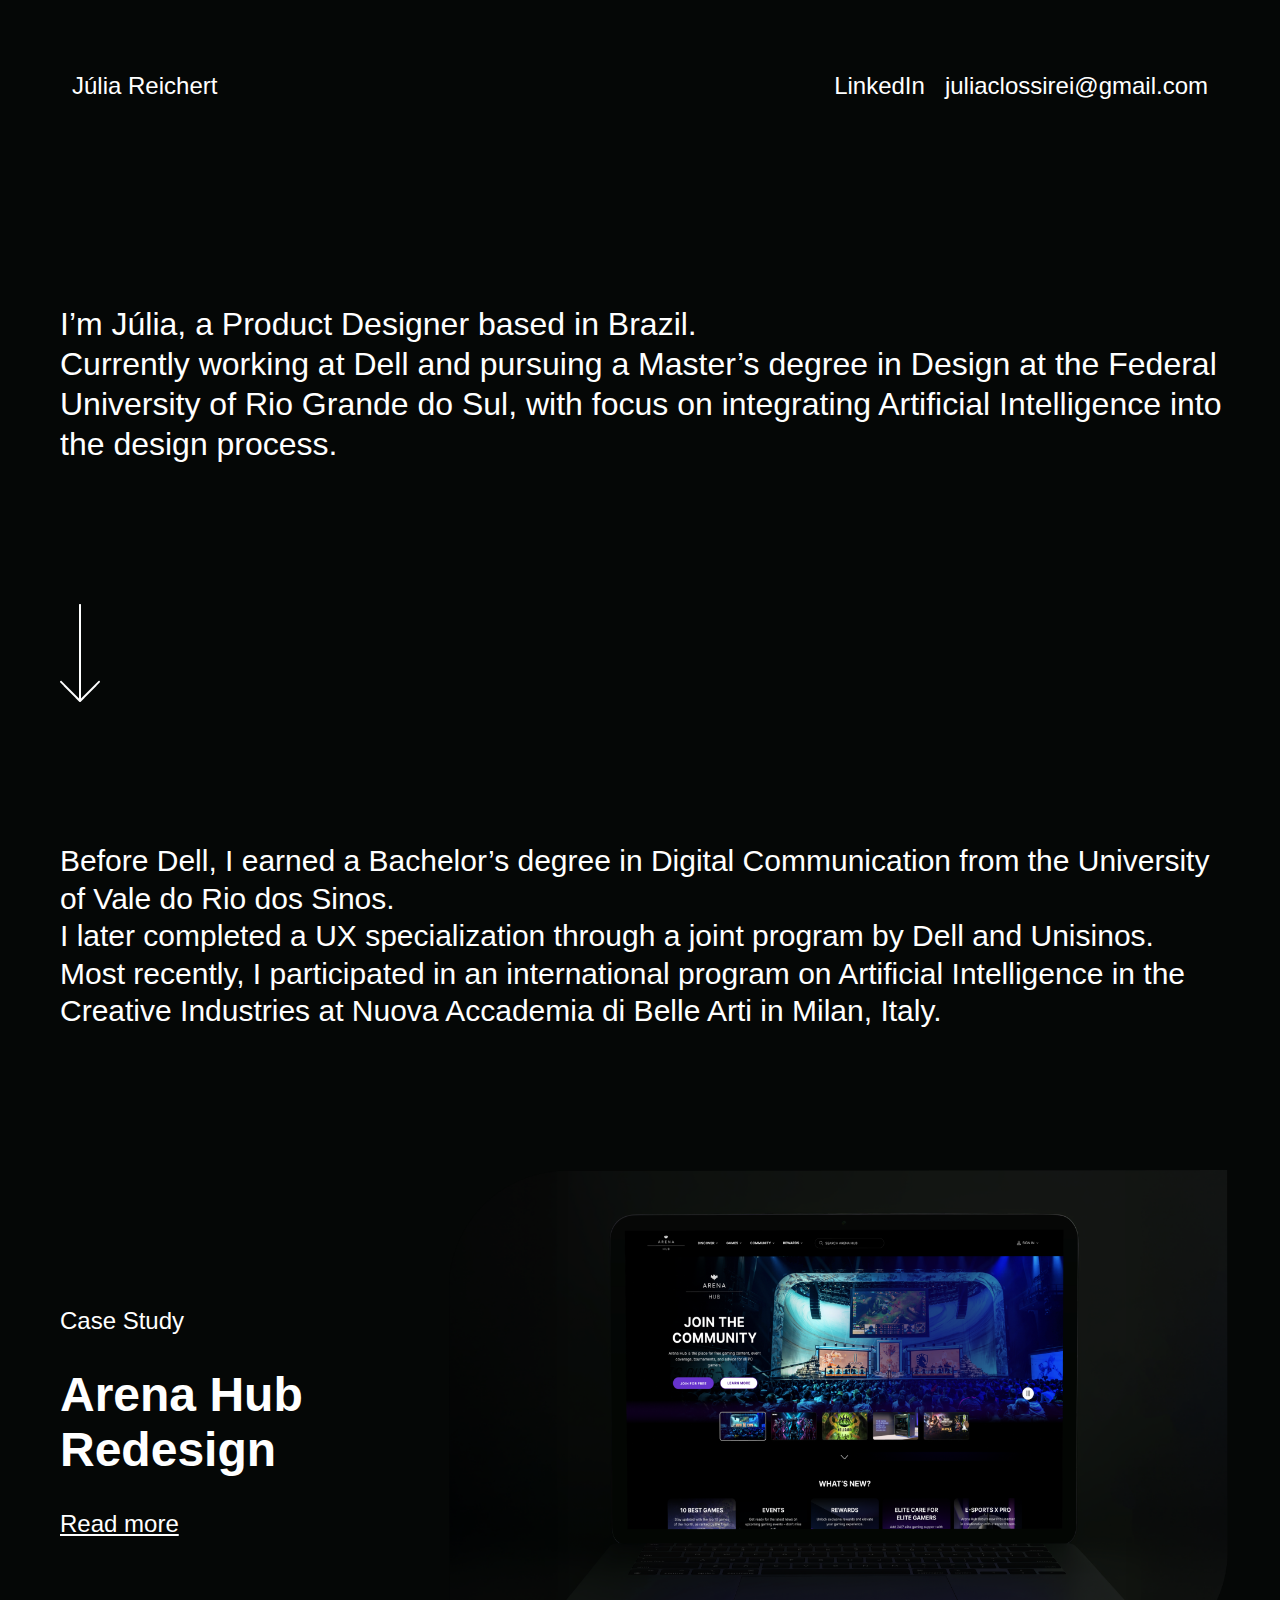
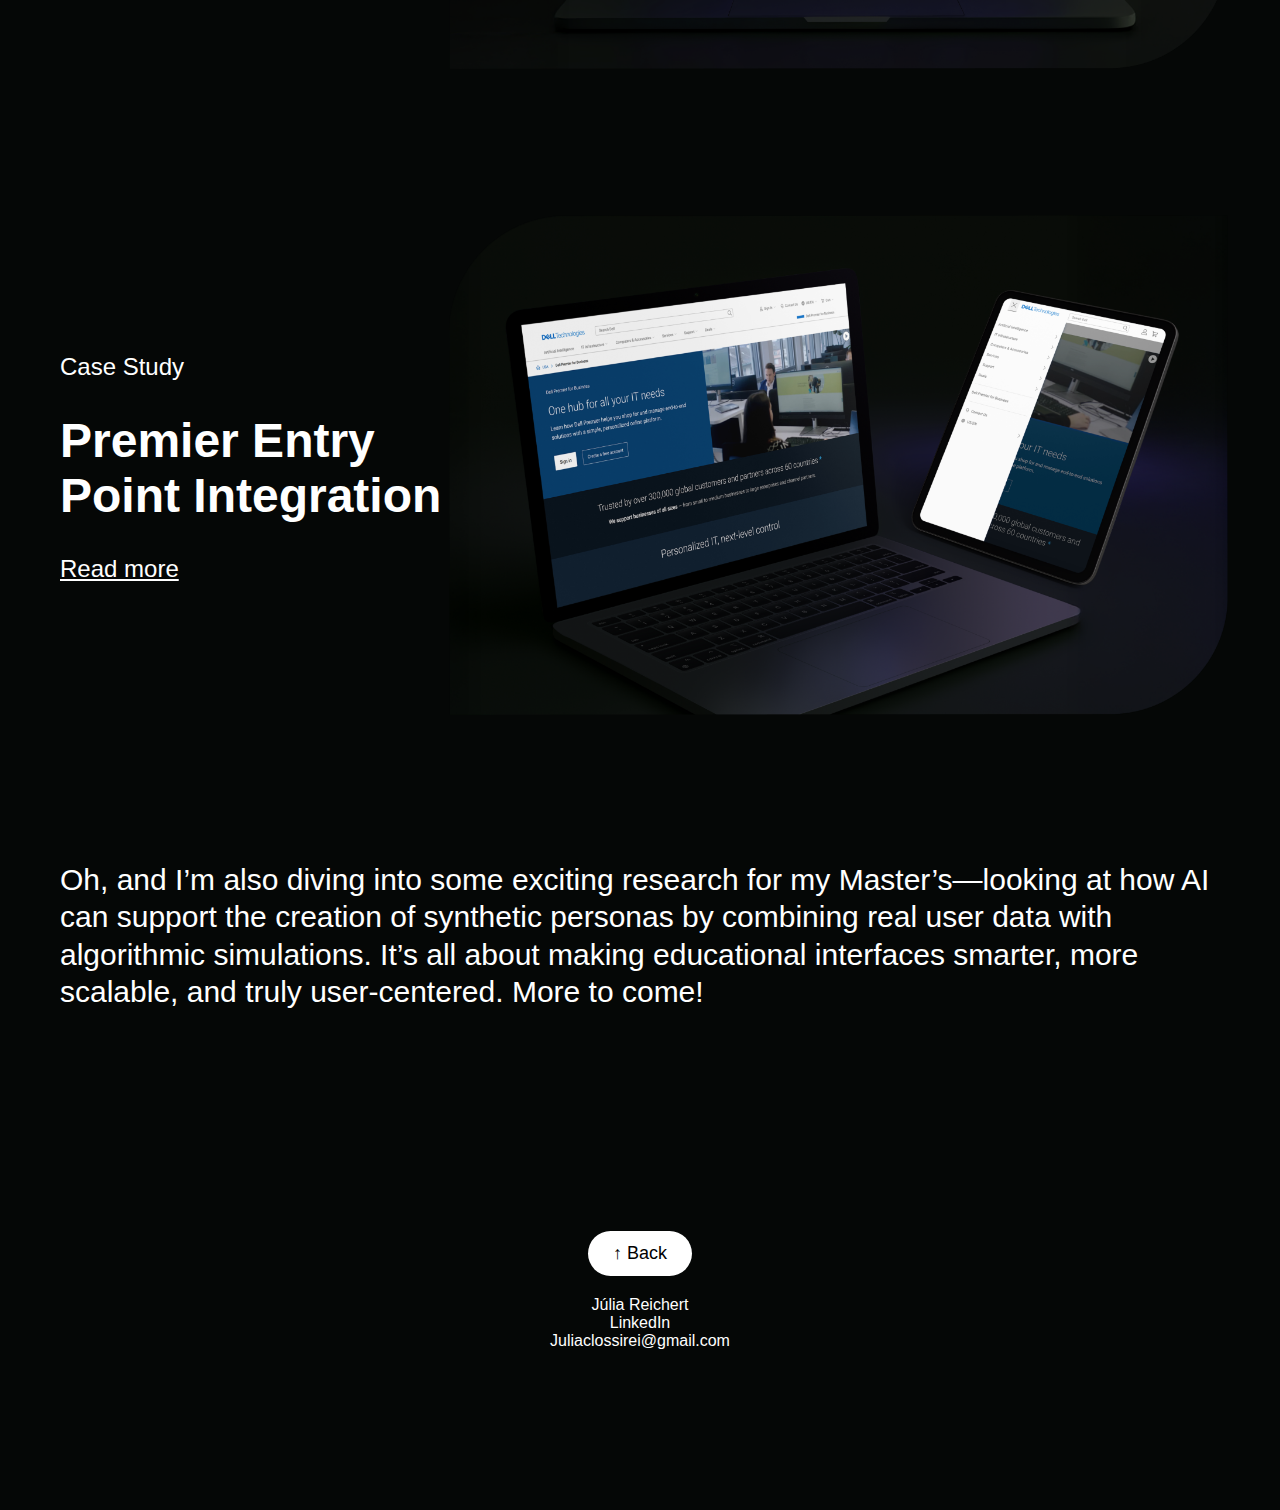
<file: index.html>
<!DOCTYPE html>
<html lang="pt-BR">

<head>
    <meta charset="UTF-8">
    <meta name="viewport" content="width=device-width, initial-scale=1.0">
    <title>Júlia Reichert Portfólio</title>
    <link rel="stylesheet" href="stylesupdate.css">
    <meta name="viewport" content="width=device-width, initial-scale=1.0">
</head>

<body>

    <header>
        <a id="title" href="index.html">Júlia Reichert</a>
        <div>
            <a href="https://www.linkedin.com/in/juliaclossireichert/">LinkedIn</a>
            <a href="mailto:juliaclossirei@gmail.com">juliaclossirei@gmail.com</a>
        </div>
    </header>
    <main id="indexmain">
        <div class="introblock">
            <div class="aboutme">
                <p>I’m Júlia, a Product Designer based in Brazil.</p>
                <p>Currently working at Dell and pursuing a Master’s degree in Design at the Federal University of Rio
                    Grande do Sul, with focus on integrating Artificial Intelligence into the design process.</p>
            </div>
        </div>
        <div class="icon">
            <img src="Vector.png" alt="arrowicon">
        </div>
        <div class="introblock">
            <div class="aboutmereduced">
                <p></p>Before Dell, I earned a Bachelor’s degree in Digital Communication from the University of Vale do
                Rio dos Sinos.</p>
                I later completed a UX specialization through a joint program by Dell and Unisinos.
                <p>Most recently, I participated in an international program on Artificial Intelligence in the Creative
                    Industries at Nuova Accademia di Belle Arti in Milan, Italy.</p>
            </div>
        </div>
        <div class="project">
            <div class="projecttext">
                Case Study
                <h1>
                    Arena Hub Redesign
                </h1>
                <a href="hubredesign.html">Read more</a>
            </div>
            <div class="projectimage">
                <a href="hubredesign.html"> <img src="Arena case photo.png" alt="project"></a>
               
            </div>
        </div>
        <div class="project">
            <div class="projecttext">
                Case Study
                <h1>
                    Premier Entry Point Integration
                </h1>
                <a href="entrypoint.html">Read more</a>
            </div>
            <div class="projectimage">
                <a href="entrypoint.html"><img src="Premier case photo.png" alt="project"></a>
                
            </div>
        </div>
        <div class="introblock">
            <div class="aboutmereduced">
                Oh, and I’m also diving into some exciting research for my Master’s—looking at how AI can support the
                creation of synthetic personas by combining real user data with algorithmic simulations. It’s all about
                making educational interfaces smarter, more scalable, and truly user-centered. More to come!
            </div>
        </div>

    </main>

    <footer>
        <div class="footercontent">
<p>
    <a href="index.html">
        <button class="scroll-to-top">
            &#8593; Back
        </button>
    </a>

</p>      
            Júlia Reichert

             <a href="https://www.linkedin.com/in/juliaclossireichert/">LinkedIn</a>
          <a href="mailto:juliaclossirei@gmail.com">Juliaclossirei@gmail.com</a>

        </div>


    </footer>
</body>
</body>

</html>
</file>
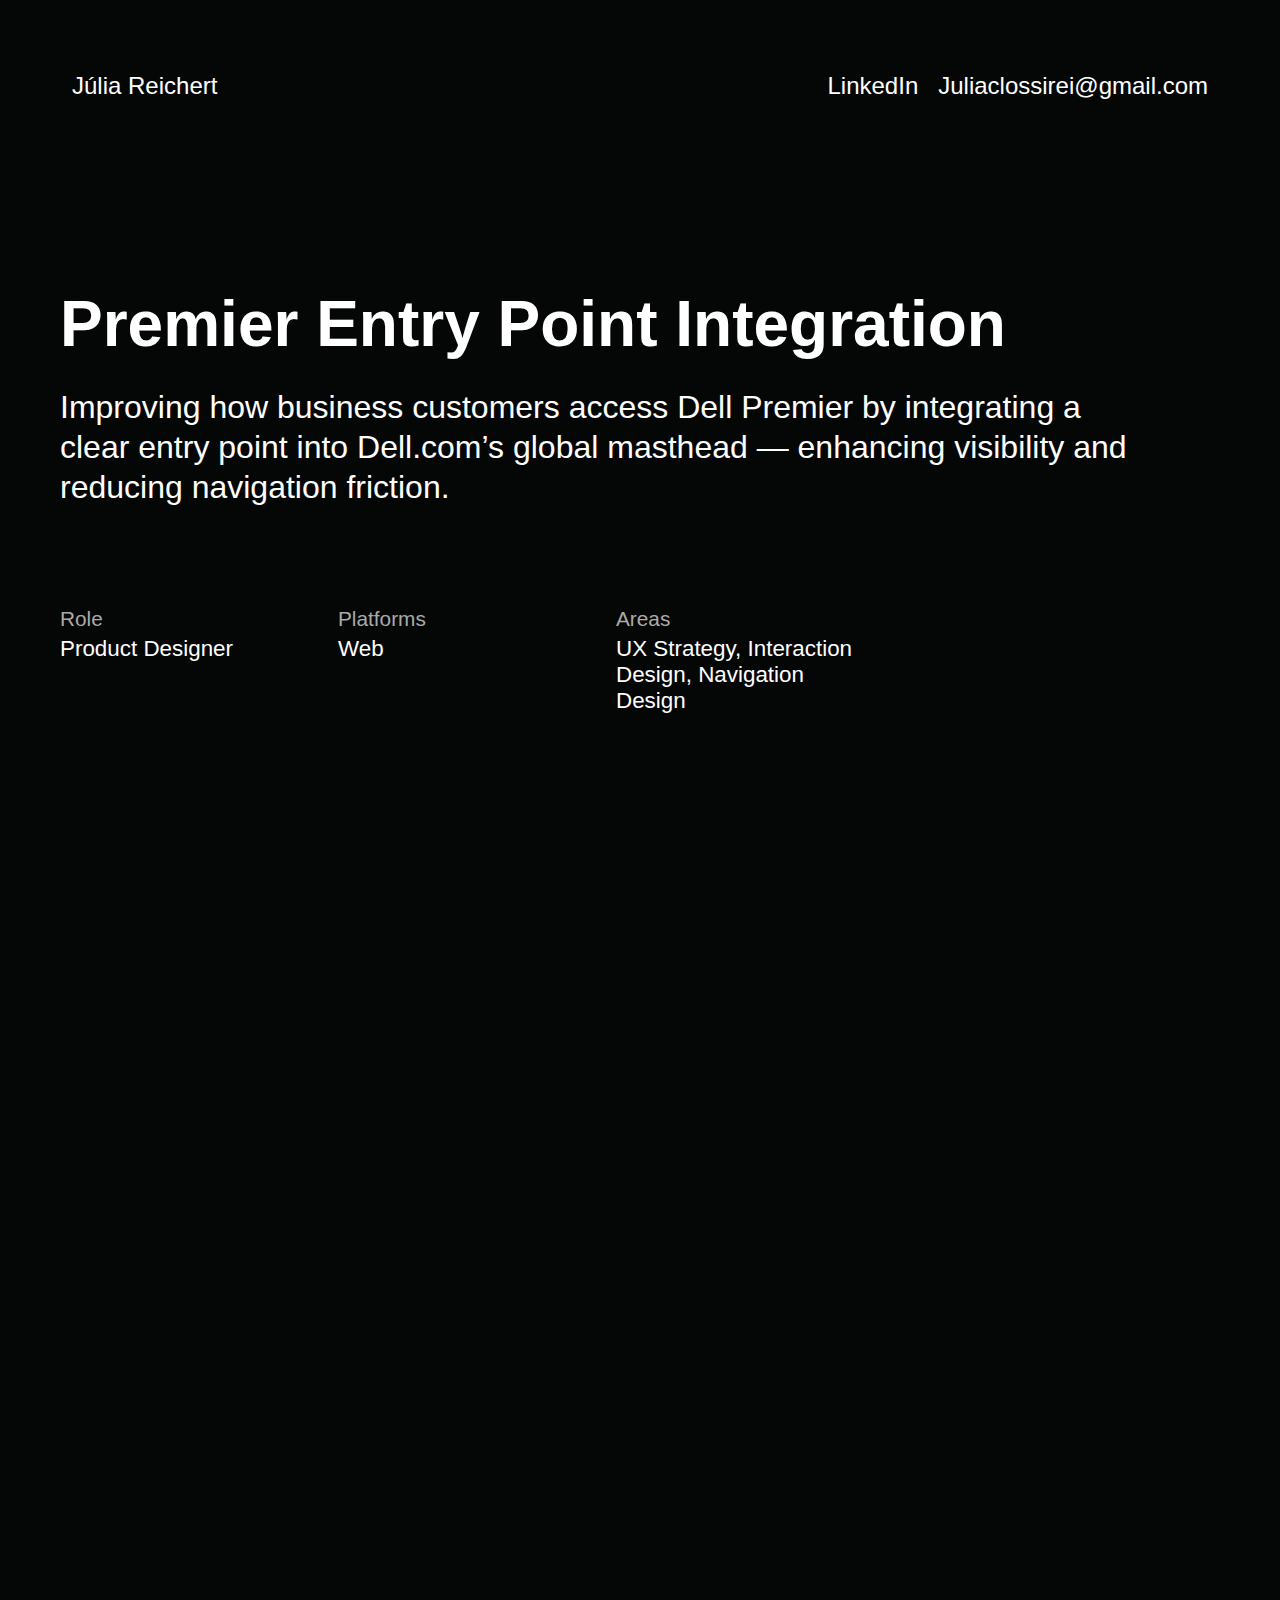
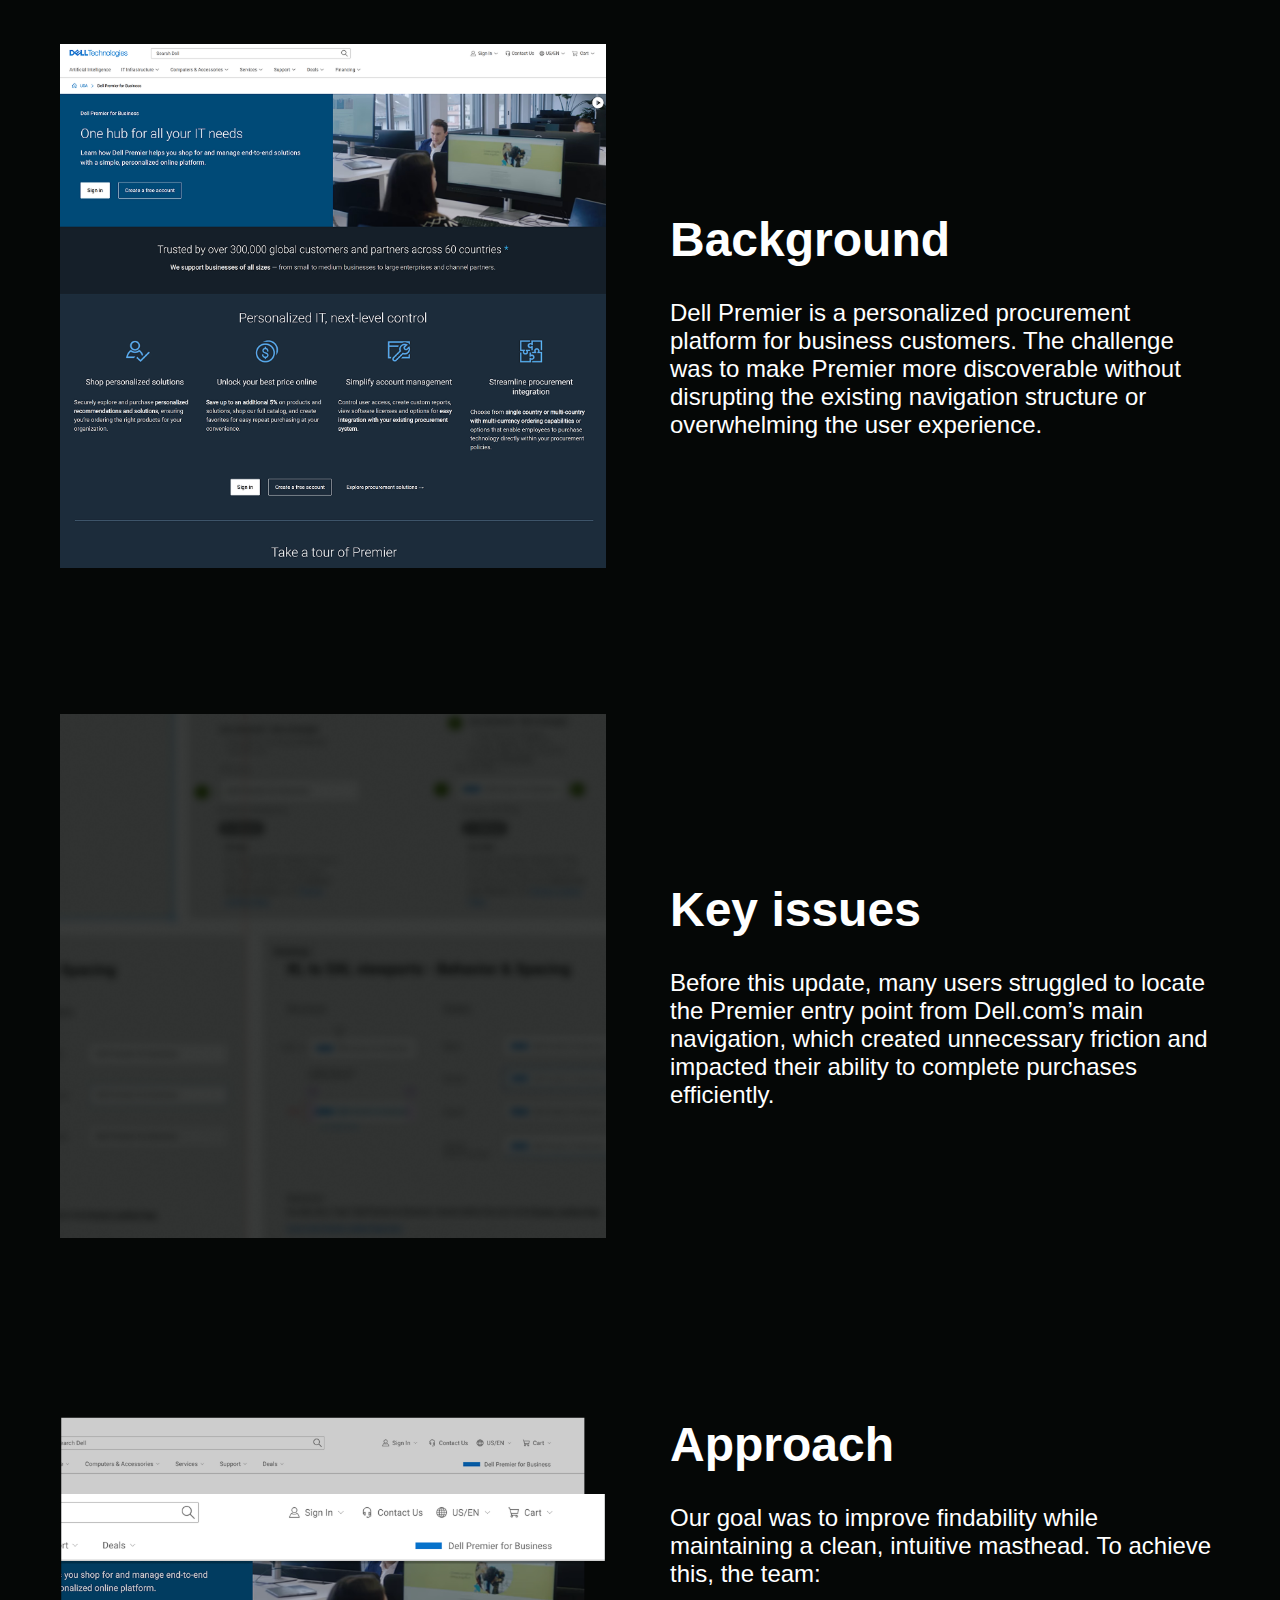
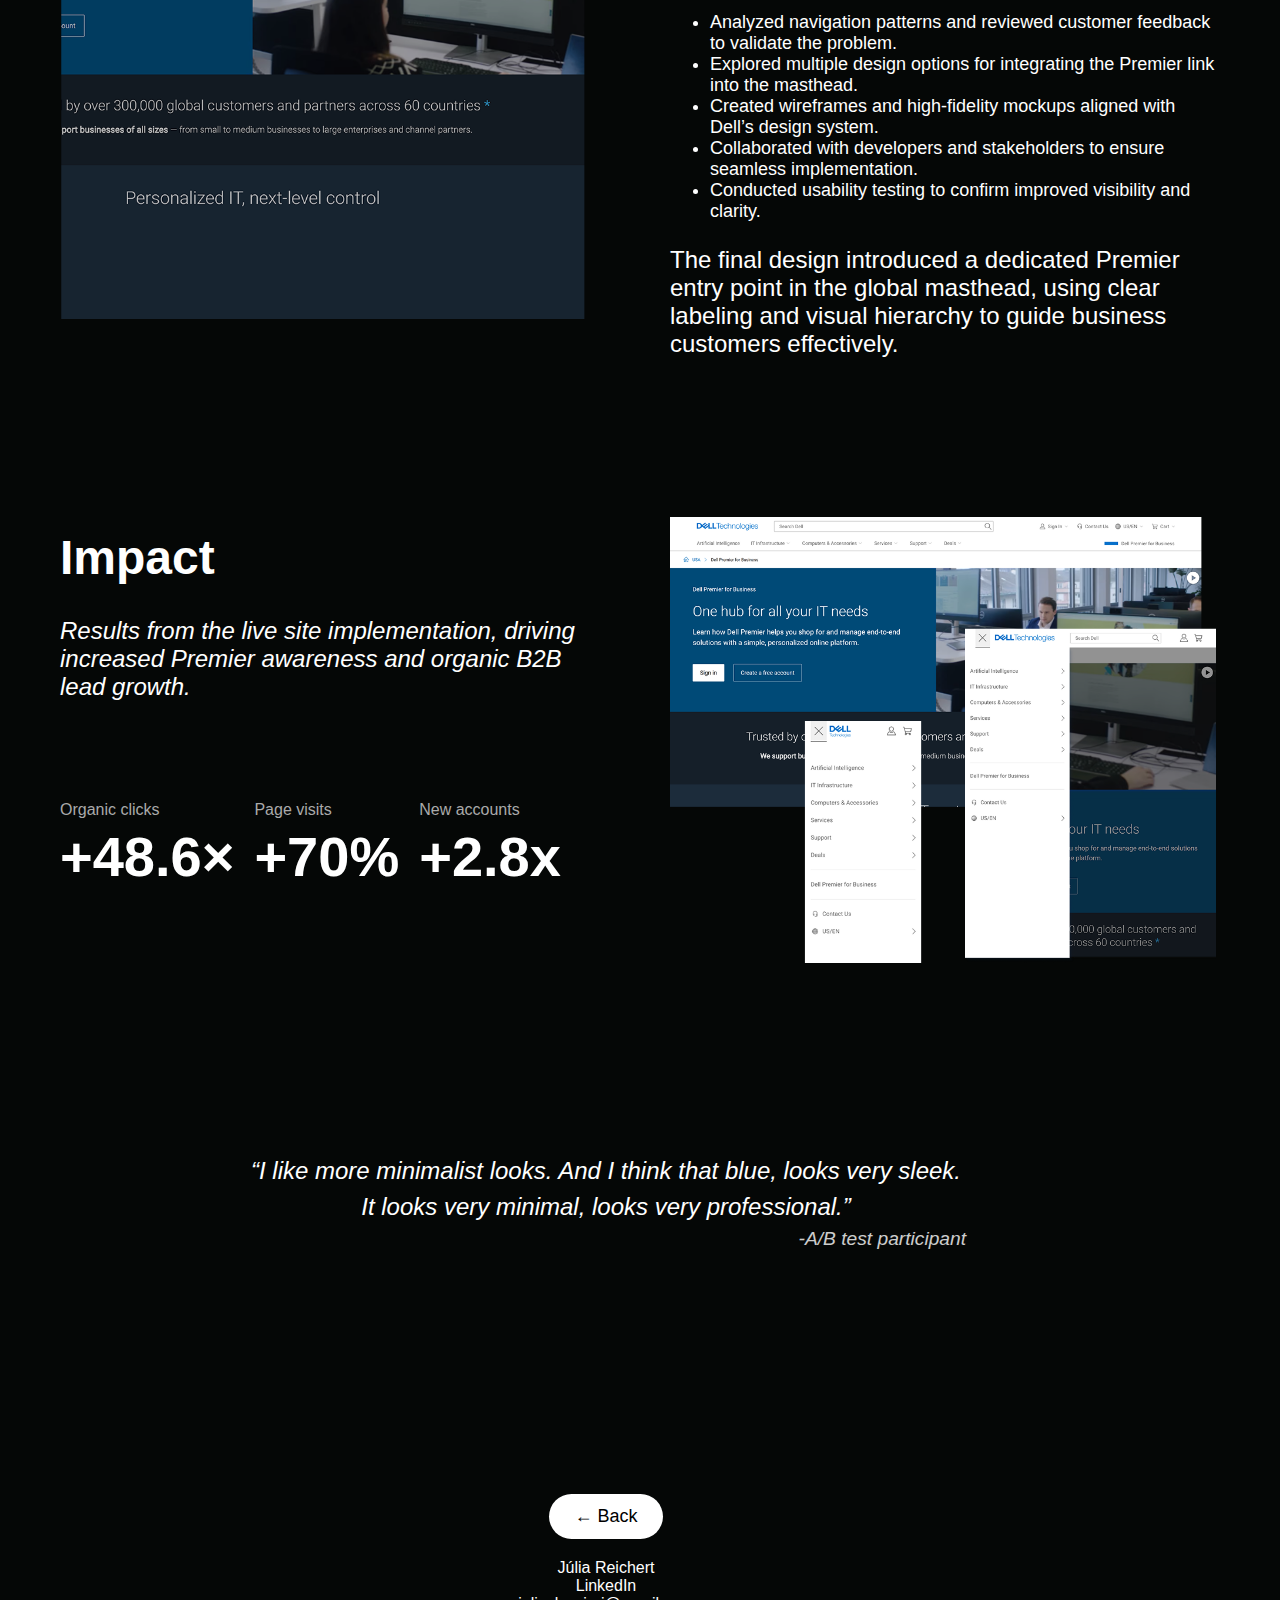
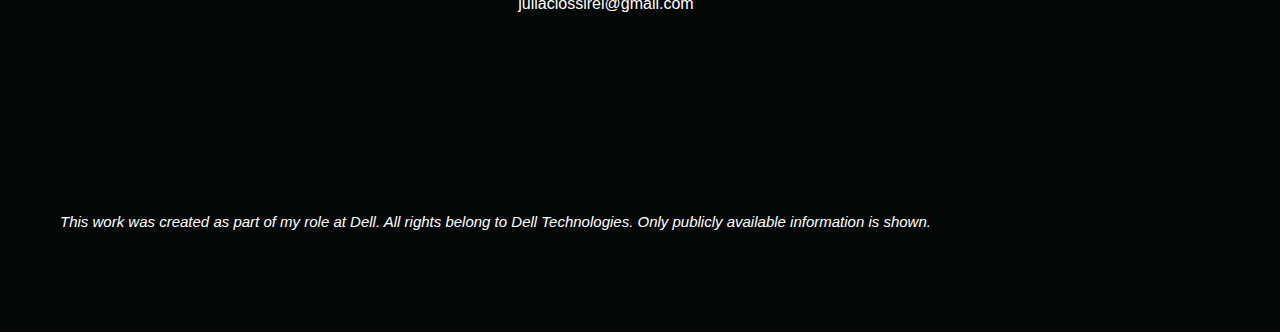
<file: entrypoint.html>
<!DOCTYPE html>
<html lang="pt-BR">

<head>
    <meta charset="UTF-8">
    <meta name="viewport" content="width=device-width, initial-scale=1.0">
    <title>Júlia Reichert Portfólio</title>
    <link rel="stylesheet" href="stylesupdate.css">
    <meta name="viewport" content="width=device-width, initial-scale=1.0">
</head>

<body>
    <header>
        <a id="title" href="index.html">Júlia Reichert</a>
        <div>
            <a href="https://www.linkedin.com/in/juliaclossireichert/">LinkedIn</a>
            <a href="mailto:juliaclossirei@gmail.com">Juliaclossirei@gmail.com</a>
        </div>
    </header>

    <main>
        <div class="introblock">

            <div class="aboutme">
                <h1>Premier Entry Point Integration</h1>
                Improving how business customers access Dell Premier by integrating a clear entry point into Dell.com’s global masthead — enhancing visibility and reducing navigation friction.
            </div>

        </div>
        <div class="info-grid">
            <div class="info-item">
                <span class="info-label">Role</span>
                <span class="info-value">Product Designer</span>
            </div>
            <div class="info-item">
                <span class="info-label">Platforms</span>
                <span class="info-value">Web</span>
            </div>
            <div class="info-item">
                <span class="info-label">Areas</span>
                <span class="info-value">UX Strategy, Interaction Design, Navigation Design</span>
            </div>
        </div>
        <div class="video-wrapper">
            <iframe width="560" height="315"
                src="https://www.youtube.com/embed/Oo-8I6_oqTw?autoplay=1&mute=1&loop=1&playlist=Oo-8I6_oqTw&controls=0&modestbranding=1"
                frameborder="0" allow="autoplay; encrypted-media" allowfullscreen></iframe>
        </div>

        <div class="projectindetails">

           
            <div class="projectimage">
                <img src="background section (1).png" alt="project">
            </div>
            <div class="projecttext">
                <h1>Background</h1>
                Dell Premier is a personalized procurement platform for business customers. The challenge was to make Premier more discoverable without disrupting the existing navigation structure or overwhelming the user experience.
            </div>

        </div>

        <div class="projectindetails">
            <div class="projectimage">
                <img src="key issues (1).png" alt="project">
            </div>
            <div class="projecttext">
                <h1>Key issues</h1>
                Before this update, many users struggled to locate the Premier entry point from Dell.com’s main navigation, which created unnecessary friction and impacted their ability to complete purchases efficiently.
            </div>


        </div>




        <div class="projectindetails">
            <div class="projectimage">
                <img src="approach.png" alt="project">
            </div>
            <div class="projecttext">
                <h1>Approach</h1>
                Our goal was to improve findability while maintaining a clean, intuitive masthead. To achieve this, the team:
                <ul>
                    <li>Analyzed navigation patterns and reviewed customer feedback to validate the problem.</li>
                    <li>Explored multiple design options for integrating the Premier link into the masthead.</li>
                    <li>Created wireframes and high-fidelity mockups aligned with Dell’s design system.</li>
                    <li>Collaborated with developers and stakeholders to ensure seamless implementation.</li>
                    <li>Conducted usability testing to confirm improved visibility and clarity.</li>
                </ul>
                The final design introduced a dedicated Premier entry point in the global masthead, using clear labeling and visual hierarchy to guide business customers effectively.
            </div>

        </div>


        <div class="projectindetails">

            <div class="projecttext">
                <h1>Impact</h1>
                <p class="italico">Results from the live site implementation, driving increased Premier awareness and organic B2B lead growth.</p>
                <div class="info-grid" id="internalgrid">
                    <div class="info-item">
                        <span class="info-label" id="label">Organic clicks</span>
                        <span class="info-value" id="value">+48.6×</span>
                    </div>
                    <div class="info-item">
                        <span class="info-label" id="label">Page visits</span>
                        <span class="info-value" id="value">+70%</span>
                    </div>
                    <div class="info-item">
                        <span class="info-label" id="label">New accounts</span>
                        <span class="info-value" id="value">+2.8x</span>
                    </div>
                </div>
            </div>
            <div class="projectimage">
                <img src="Impact.png" alt="project">
            </div>

        </div>
        

      

        <div class="introblockquote">

            <div class="quote-container">
                <blockquote class="quote-text">
                  <p>
                    “I like more minimalist looks. And I think that blue, looks very sleek. It looks very minimal, looks very professional.”
                  </p>
                  <p class="quote-source">-A/B test participant</p>
                </blockquote>
              </div>
        </div>


        <footer>
            <div class="footercontent">
                <p>
                    <a href="index.html">
                        <button class="scroll-to-top">
                            &#8592; Back
                        </button>
                    </a>
    
                </p>
                Júlia Reichert
    
                <a href="https://www.linkedin.com/in/juliaclossireichert/">LinkedIn</a>
                <a href="mailto:juliaclossirei@gmail.com">juliaclossirei@gmail.com</a>
    
            </div>
    
    
        </footer>

            
        
        <div class="introblock">
            <div class="projectdescription disclaimer">
                This work was created as part of my role at Dell. All rights belong to Dell Technologies. Only publicly available information is shown.
            </div>
        </div>
    </main>

   
</body>

</html>
</file>
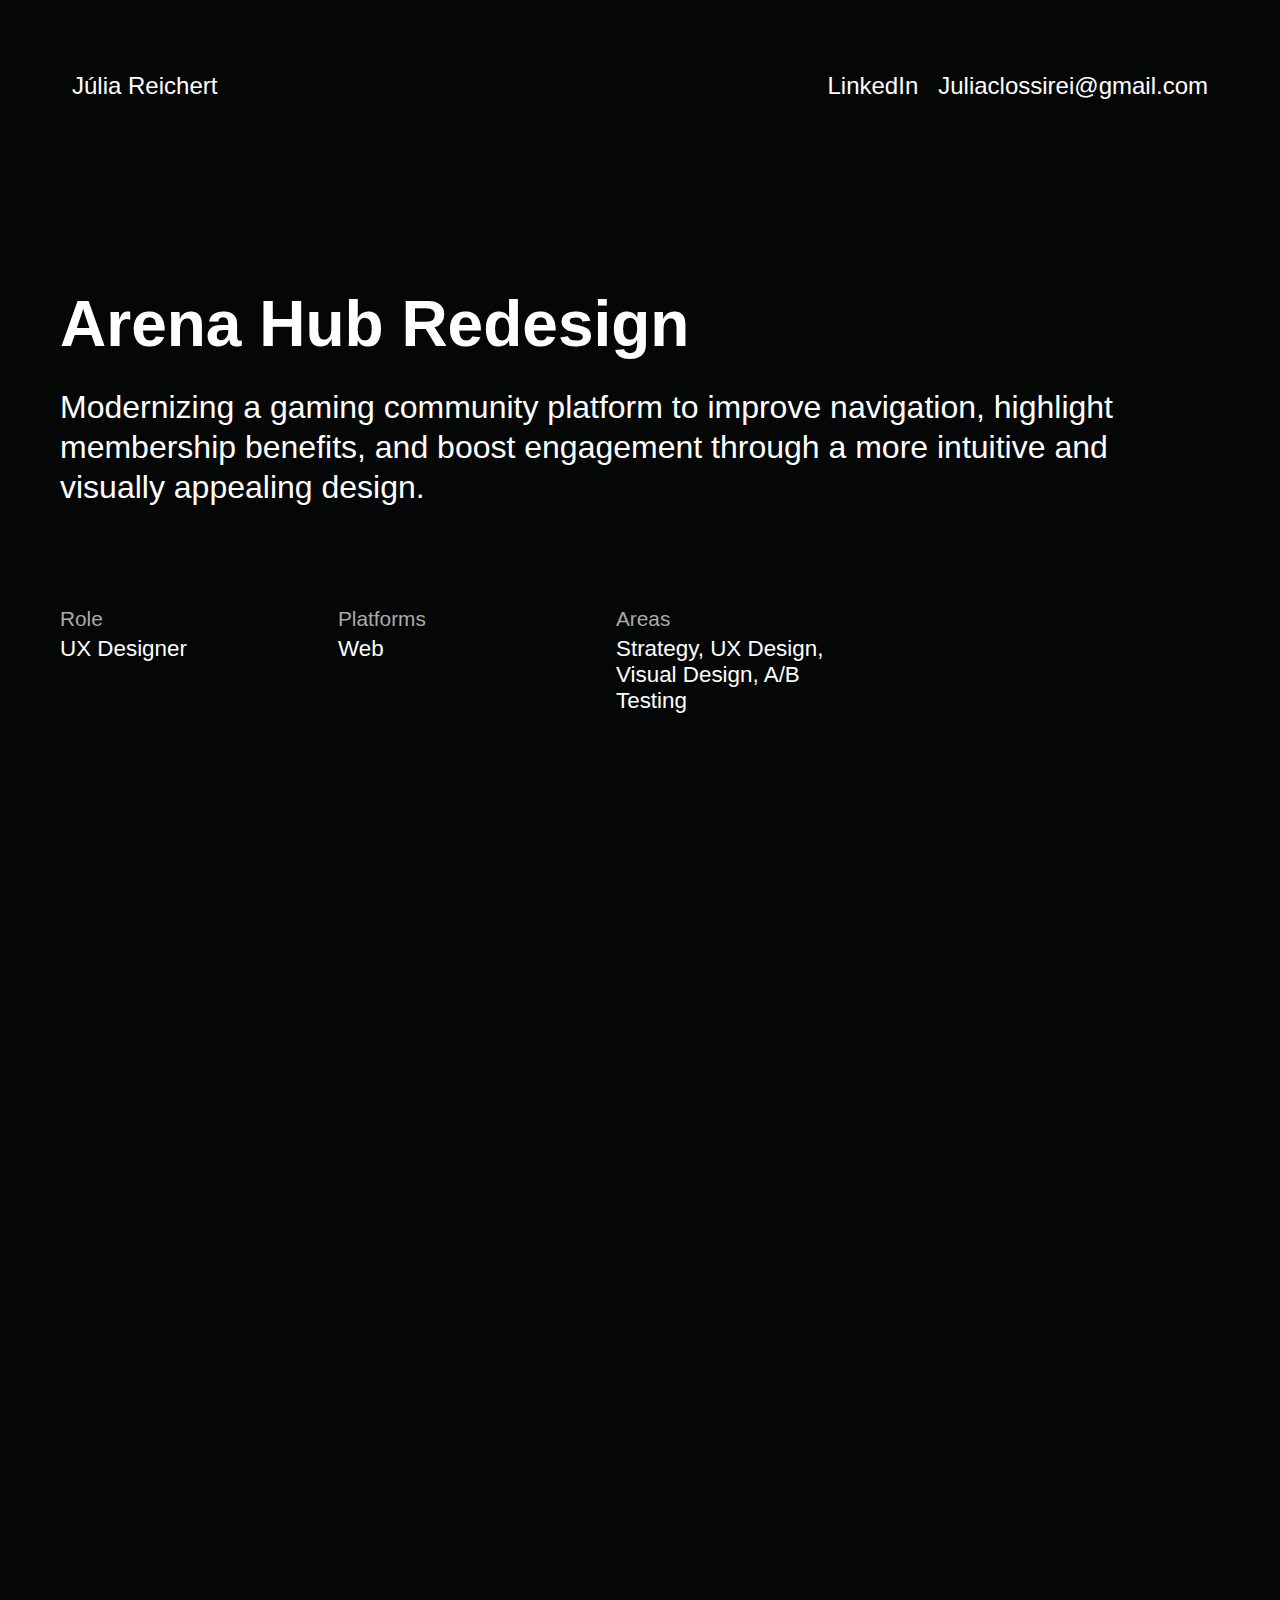
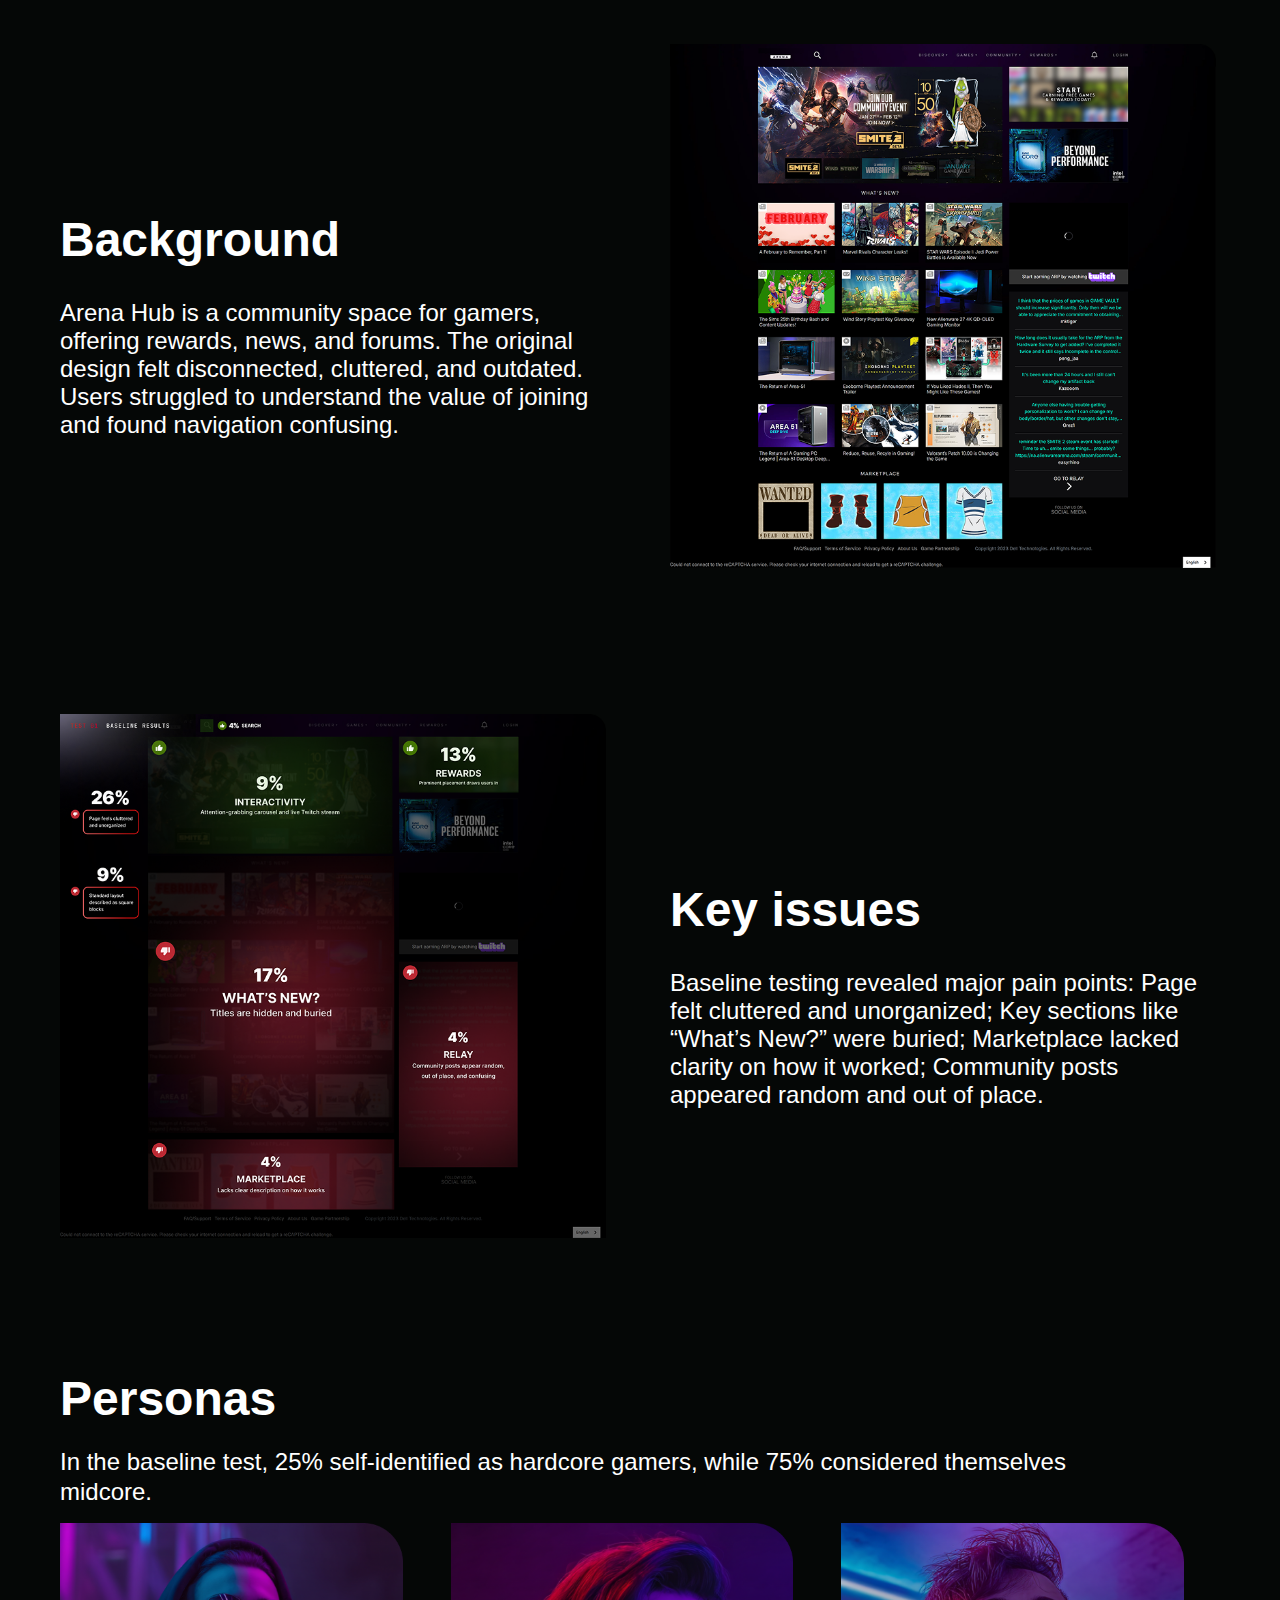
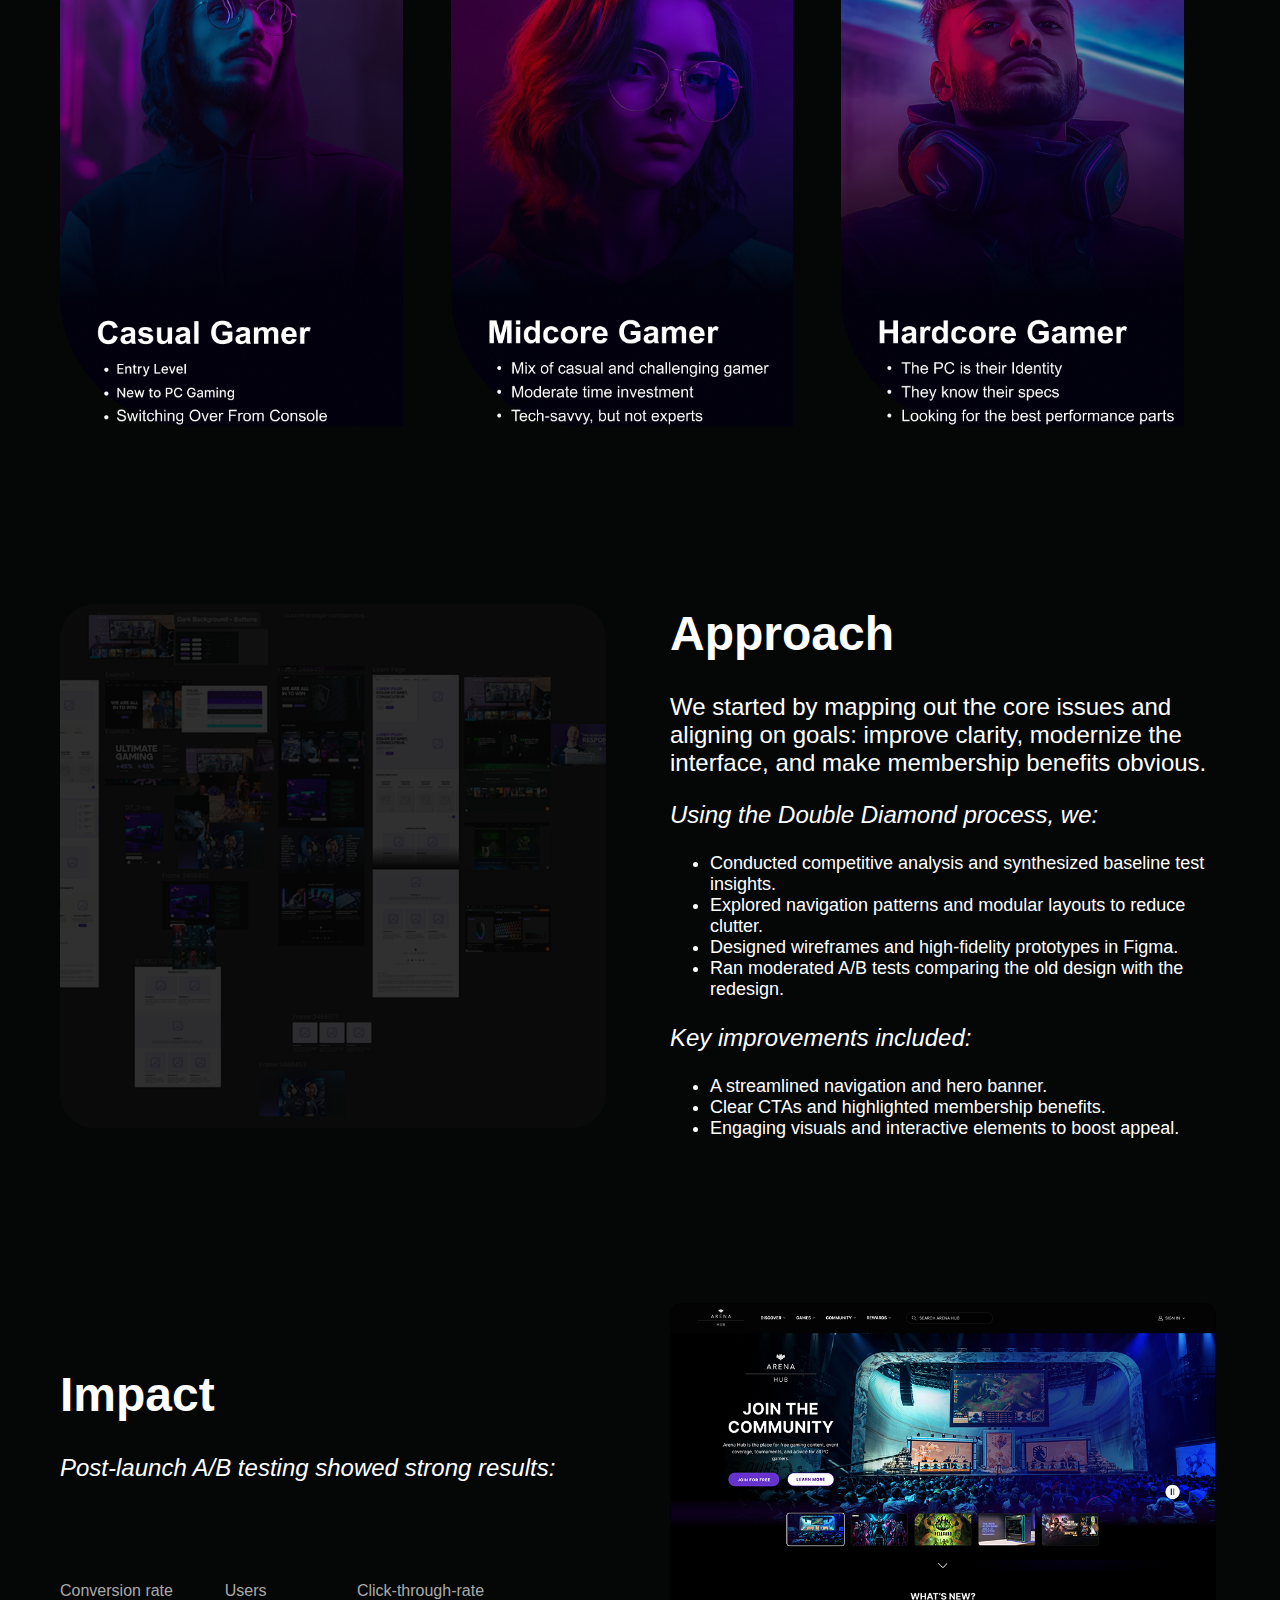
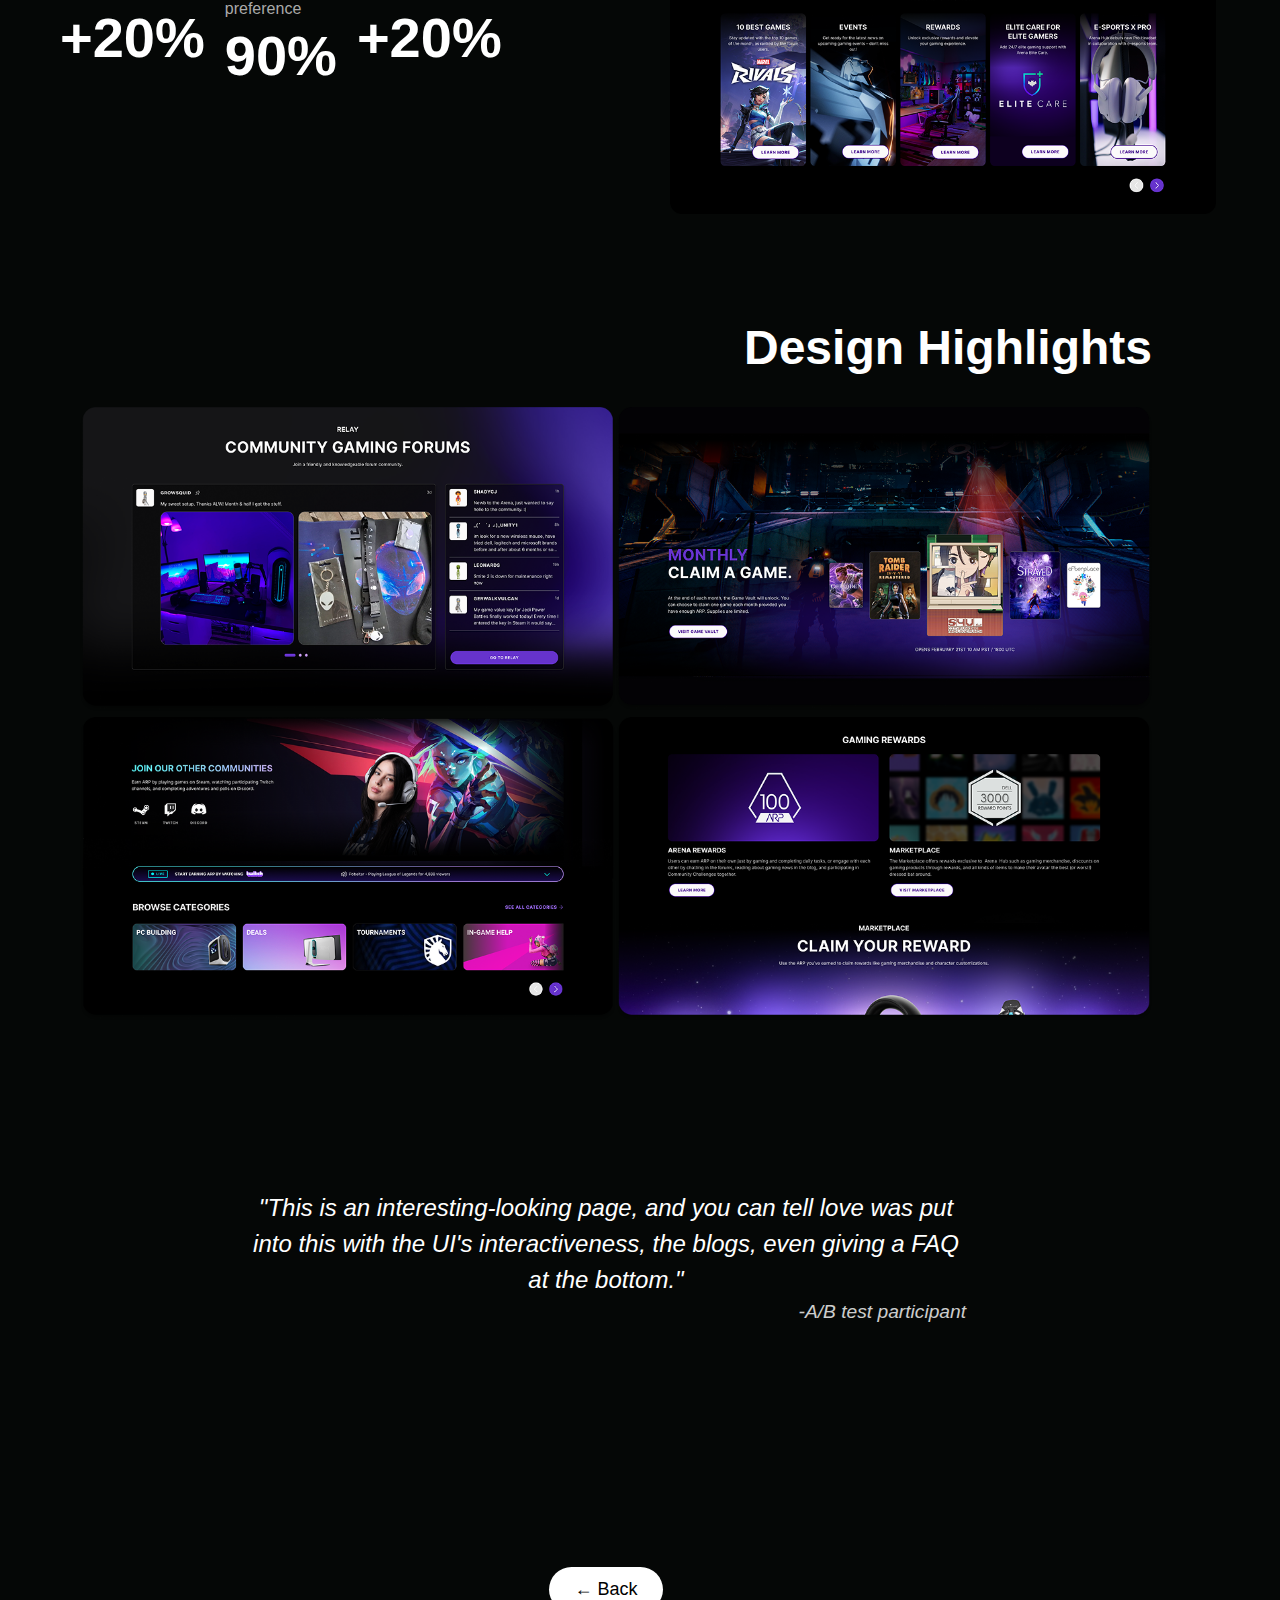
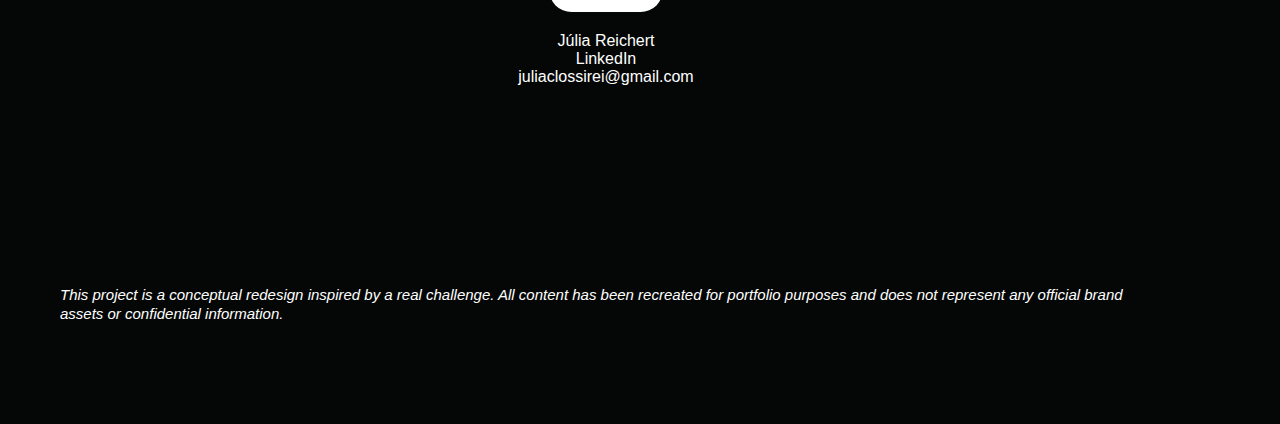
<file: hubredesign.html>
<!DOCTYPE html>
<html lang="pt-BR">

<head>
    <meta charset="UTF-8">
    <meta name="viewport" content="width=device-width, initial-scale=1.0">
    <title>Júlia Reichert Portfólio</title>
    <link rel="stylesheet" href="stylesupdate.css">
    <meta name="viewport" content="width=device-width, initial-scale=1.0">
</head>

<body>
    <header>
        <a id="title" href="index.html">Júlia Reichert</a>
        <div>
            <a href="https://www.linkedin.com/in/juliaclossireichert/">LinkedIn</a>
            <a href="mailto:juliaclossirei@gmail.com">Juliaclossirei@gmail.com</a>
        </div>
    </header>

    <main>
        <div class="introblock">

            <div class="aboutme">
                <h1>Arena Hub Redesign</h1>
                Modernizing a gaming community platform to improve navigation, highlight membership benefits, and
                boost engagement through a more intuitive and visually appealing design.
            </div>

        </div>
        <div class="info-grid">
            <div class="info-item">
                <span class="info-label">Role</span>
                <span class="info-value">UX Designer</span>
            </div>
            <div class="info-item">
                <span class="info-label">Platforms</span>
                <span class="info-value">Web</span>
            </div>
            <div class="info-item">
                <span class="info-label">Areas</span>
                <span class="info-value">Strategy, UX Design, Visual Design, A/B Testing</span>
            </div>
        </div>
        <div class="video-wrapper">

            <iframe width="560" height="315"
                src="https://www.youtube.com/embed/KMUPGtiw7Kc?autoplay=1&mute=1&loop=1&playlist=KMUPGtiw7Kc&controls=0&modestbranding=1"
                frameborder="0" allow="autoplay; encrypted-media" allowfullscreen></iframe>


        </div>

        <div class="projectindetails">

            <div class="projecttext">
                <h1>Background</h1>
                Arena Hub is a community space for gamers, offering rewards, news, and forums. The original design
                felt disconnected, cluttered, and outdated. Users struggled to understand the value of joining and
                found navigation confusing.
            </div>
            <div class="projectimage">
                <img src="Background section.png" alt="project">
            </div>

        </div>

        <div class="projectindetails">
            <div class="projectimage">
                <img src="Key Issues section.png" alt="project">
            </div>
            <div class="projecttext">
                <h1>Key issues</h1>
                Baseline testing revealed major pain points: Page felt cluttered and unorganized; Key sections like
                “What’s New?” were buried; Marketplace lacked clarity on how it worked; Community posts appeared random
                and out of place.
            </div>


        </div>

        <div class="introblockp" id="personas">
            <div class="projectdescription">
                <h1>Personas</h1>
                In the baseline test, 25% self-identified as hardcore gamers, while 75% considered themselves midcore.
                </ul>
            </div>

        </div>

        <div class="projectindetailspersonas">
            <div class="projectimage">
                <img src="Persona casual.png" alt="project">
            </div>
            <div class="projectimage">
                <img src="Persona Mid.png" alt="project">
            </div>
            <div class="projectimage">
                <img src="Persona Hard.png" alt="project">
            </div>
        </div>



        <div class="projectindetails">
            <div class="projectimage">
                <img src="Approach Section.png" alt="project">
            </div>
            <div class="projecttext">
                <h1>Approach</h1>
                We started by mapping out the core issues and aligning on goals: improve clarity, modernize the
                interface, and make membership benefits obvious.
                <p class="italico">Using the Double Diamond process, we:</p>
                <ul>
                    <li>Conducted competitive analysis and synthesized baseline test insights.</li>
                    <li>Explored navigation patterns and modular layouts to reduce clutter.</li>
                    <li>Designed wireframes and high-fidelity prototypes in Figma.</li>
                    <li>Ran moderated A/B tests comparing the old design with the redesign.</li>
                </ul>

                <p class="italico">Key improvements included:</p>
                <ul>
                    <li>A streamlined navigation and hero banner.</li>
                    <li>Clear CTAs and highlighted membership benefits.</li>
                    <li>Engaging visuals and interactive elements to boost appeal.</li>
                </ul>
            </div>

        </div>


        <div class="projectindetails">

            <div class="projecttext">
                <h1>Impact</h1>
                <p class="italico">Post-launch A/B testing showed strong results:</p>
                <div class="info-grid" id="internalgrid">
                    <div class="info-item">
                        <span class="info-label" id="label">Conversion rate</span>
                        <span class="info-value" id="value">+20%</span>
                    </div>
                    <div class="info-item">
                        <span class="info-label" id="label">Users preference</span>
                        <span class="info-value" id="value">90%</span>
                    </div>
                    <div class="info-item">
                        <span class="info-label" id="label">Click-through-rate</span>
                        <span class="info-value" id="value">+20%</span>
                    </div>
                </div>
            </div>
            <div class="projectimage">
                <img src="Impact section.png" alt="project">
            </div>

        </div>
        

        <div class="highlighttest"><h1>Design Highlights</h1></div>
    
        <div class="projectindetailshigh" >

            <div class="projectimage">
                <div class="item"><img src="Design highlight 1.png" alt="project"></div>
            </div>
            <div class="projectimage">
                <div class="item"><img src="Design highlight  2.png" alt="project"></div>
            </div>
            <div class="projectimage">
                <div class="item"><img src="Design highlight 3.png" alt="project"></div>
            </div>
            <div class="projectimage">
                <div class="item"><img src="Design highlight  4.png" alt="project"></div>
            </div>

        </div>

        <div class="introblockquote">

            <div class="quote-container">
                <blockquote class="quote-text">
                  <p>
                    "This is an interesting-looking page, and you can tell love was put into this with the UI's interactiveness, the blogs, even giving a FAQ at the bottom."
                  </p>
                  <p class="quote-source">-A/B test participant</p>
                </blockquote>
              </div>
        </div>


        <footer>
            <div class="footercontent">
                <p>
                    <a href="index.html">
                        <button class="scroll-to-top">
                            &#8592; Back
                        </button>
                    </a>
    
                </p>
                Júlia Reichert
    
                <a href="https://www.linkedin.com/in/juliaclossireichert/">LinkedIn</a>
                <a href="mailto:juliaclossirei@gmail.com">juliaclossirei@gmail.com</a>
    
            </div>
    
    
        </footer>

            
        
        <div class="introblock">
            <div class="projectdescription disclaimer">
                This project is a conceptual redesign inspired by a real challenge. All content has been recreated for
                portfolio purposes and does not represent any official brand assets or confidential information.
            </div>
        </div>
    </main>

   
</body>

</html>
</file>
<file: stylesupdate.css>
header {
  color: #ffffff;
  padding: 64px;
  display: flex;
  justify-content: space-between;
  /* alinha horizontalmente no espaço disponível */
  align-items: center;
  font-size: 24px;
}

header div {
  display: flex;
  justify-content: space-between;
  /* alinha horizontalmente no espaço disponível */
  align-items: center;
  box-sizing: border-box;
  font-weight: 400;

}

header a {
  padding: 0px 0px 0px 20px;
  font-family: Arial, Helvetica, sans-serif;
}

#title {
  padding: 0px 0px 0px 0px;
  font-family: Arial, Helvetica, sans-serif;
}

body {
  background-color: #050706;
  font-family: Arial, Helvetica, sans-serif;
}

#indexmain{

    padding: 0px 0px 0px 20px;
    font-family: Arial, Helvetica, sans-serif;

  
}

#indexmain2{

  padding: 0px 88px 0px 20px;
  font-family: Arial, Helvetica, sans-serif;


}
main {
  padding: 0px 88px 0px 20px;
  font-family: Arial, Helvetica, sans-serif;
}

a {
  color: #ffffff;
  text-decoration: none;
}

.introblock {
  margin: 140px 32px 100px;
  display: block;
}


.introblock p {
  display: flex;
  margin: 0;
}

#personas {
  margin: 140px 32px 16px;
}

.aboutme {
  color: #fff;
  text-transform: none;
  max-width: 1180px;
  margin-top: 0;
  margin-bottom: 0;
  font-family: Arial, Helvetica, sans-serif;
  font-size: 32px;
  font-weight: 400;
  line-height: 125%;
}

.aboutmereduced {
  color: #fff;
  text-transform: none;
  max-width: 1180px;
  margin-top: 0;
  margin-bottom: 0;
  font-family: Arial, Helvetica, sans-serif;
  font-size: 30px;
  font-weight: 400;
  line-height: 125%;
}

.projectdescription {
  color: #fff;
  text-transform: none;
  max-width: 1180px;
  margin-top: 0;
  margin-bottom: 0;
  font-family: Arial, Helvetica, sans-serif;
  font-size: 24px;
  font-weight: 400;
  line-height: 125%;
}

.icon {
  align-items: center;
  margin: 140px 32px 100px;
  display: flex;
  position: static;
  box-sizing: border-box;
}



.project {
  margin: 140px 32px 100px;
  height: 100%;
  display: grid;
  grid-template-columns: 33% 66%;
  color: white;
  font-size: 24px;
  font-family: Arial, Helvetica, sans-serif;
  place-items: center;
}

.projectindetails {
  margin: 140px 32px 100px;
  height: 100%;
  display: grid;
  grid-template-columns: 50% 50%;
  color: white;
  font-size: 24px;
  column-gap: 64px;
  font-family: Arial, Helvetica, sans-serif;
  place-items: center;
}

.projectindetailshigh {
  padding: 0px 0px 0px 20px;
  margin: 0px 32px 100px;
  height: 100%;
  display: grid;
  grid-template-columns: 50% 50%;
  color: white;
  font-size: 24px;
  font-family: Arial, Helvetica, sans-serif;
  place-items: center;
}
.projectindetails li {
  font-size: 18px;
}

.projectindetails img {
  width: 100%;
  height: auto;
  max-width: 960px;
  /* opcional, para não ficar maior que tal valor */
}

.projectindetailspersonas {
  padding: 0px 0px 0px 0px;
  margin: 0px 0px 100px;
  margin-left: 32px;
  margin-right: 0px;
  height: 100%;
  display: grid;
  grid-template-columns: 1fr 1fr 1fr;
  /* três colunas de mesma largura */
  color: white;
  font-size: 24px;
  column-gap: 48px;
  font-family: Arial, Helvetica, sans-serif;
  place-items: center;
}

.projectindetailspersonas img {
  width: 100%;
  height: auto;
  max-width: 960px;
  /* opcional, para não ficar maior que tal valor */
}


#value {
  font-size: 56px;
  font-weight: bold;
}

#label {
  font-size: 16px;
}

.project a {
  color: white;
  text-decoration-line: underline;
}

.project img {
  width: 100%;
  height: auto;
  max-width: 960px;
  /* opcional, para não ficar maior que tal valor */
}


.grid-2x2 {
  gap: 32px;
  margin: 0px 40px 0px;
  display: grid;
  grid-template-columns: repeat(2, 1fr);
  /* 2 colunas com tamanho igual */
  grid-template-rows: repeat(2, auto);
  /* 2 linhas, cada linha ajusta pela altura automática */

}

.item {
  text-align: center;
}

.item img {
  width: 100%;
  height: auto;
  max-width: 960px;
}

.footer {
  margin: 140px 10% 100px;
  color: white;
}

.footer img {
  width: 100%;
  height: auto;
  max-width: 960px;
  /* opcional, para não ficar maior que tal valor */
}

footer {
  display: flex;
  flex-direction: column;
  justify-content: center;
  align-items: center;
  margin: 140px 32px 100px;
  padding: 60px;
  color: white;
  font-size: 16px;
  font-family: Arial, Helvetica, sans-serif;
}

.footercontent {
  text-align: center;
  display: flex;
  flex-direction: column;
  align-items: center;
}

footer p {
  color: white;
  text-decoration: none;
  margin: 20px;
}

footer a:hover {
  text-decoration: underline;
}

a:hover {
  text-decoration: underline;
}

.italico {
  font-style: italic;
}

.disclaimer {
  font-size: 15px;
  font-style: italic;
}

.highlighttest{
  color: white;
  text-align: right;
  margin: 0px 32px 0px;
  font-size: 24px;
}

.info-grid {
  margin: 100px 32px 100px;
  display: grid;
  grid-template-columns: repeat(4, 1fr);
  /* 4 colunas iguais */
  gap: 20px;
  /* espaço entre colunas */
  align-items: start;
  /* alinha os itens no topo da célula */
}

#internalgrid {
  margin: 100px 0px 100px;
}

.info-item {
  display: flex;
  flex-direction: column;
}

.info-label {
  font-size: 1.3rem;
  color: #aaa;
  /* cor de label, mais clara */
  margin-bottom: 5px;
}

.info-value {
  font-size: 1.4rem;
  color: #fff;
  /* cor de valor, mais destacada */
  /* você pode usar font-weight, etc. */
}

.scroll-to-top {
  /* Estilo do fundo e borda */
  background-color: #FFFFFF;
  /* Fundo branco */
  border: none;
  /* Sem borda */
  border-radius: 50px;
  /* Cantos bem arredondados para um formato de pílula */
  padding: 12px 25px;
  /* Espaçamento interno */

  /* Estilo do texto */
  color: #000000;
  /* Texto preto */
  font-family: Arial, sans-serif;
  /* Fonte similar à do seu projeto */
  font-size: 18px;
  /* Tamanho da fonte */
  font-weight: 500;
  /* Peso da fonte para parecer um pouco mais robusto */

  /* Disposição do conteúdo (seta e texto) */
  display: flex;
  /* Para alinhar a seta e o texto */
  align-items: center;
  /* Alinha verticalmente no centro */
  gap: 8px;
  /* Espaço entre a seta e o texto */

  /* Cursor e transição ao passar o mouse */
  cursor: pointer;
  /* Indica que é clicável */
  transition: background-color 0.3s ease, color 0.3s ease;
  /* Transição suave para hover */
}

.scroll-to-top:hover {
  background-color: #e0e0e0;
  /* Um cinza claro para o hover */
  /* Você pode mudar a cor do texto também se quiser: */
  /* color: #333333; */
}

/* Se você usar um span separado para a seta */
.scroll-to-top .arrow {
  font-size: 22px;
  /* Aumenta um pouco o tamanho da seta para destaque */
  line-height: 1;
  /* Garante que a seta não adicione espaço extra */
}

/* Para posicionar o botão na página (ex: no canto inferior direito) */
.scroll-to-top-container {
  /* Crie um div para encapsular o botão para posicionamento */
  position: fixed;
  /* Fixa na tela */
  bottom: 30px;
  /* Distância do fundo */
  right: 30px;
  /* Distância da direita */
  z-index: 999;
  /* Garante que fique acima de outros elementos */
}

.video-wrapper {
  position: relative;
  width: 100%;
  padding-top: 56.25%;
  /* 16:9 => 9/16 = 0.5625 = 56.25% */
  height: 0;
  overflow: hidden;
  margin: 140px 0px 100px;
  display: block;
}

.video-wrapper iframe {
  position: absolute;
  top: 0;
  left: 0;
  width: 100%;
  height: 100%;
  border: none;
}
.introblockquote {
  margin: 140px 32px 100px;
  display: flex;justify-content: center; /* Centraliza horizontalmente */
  align-items: center; /* Centraliza verticalmente */
  font-style: italic;
  
}

.quote-container {
  width: 100%;
  max-width: 800px; /* Limite a largura para que o texto não ocupe a tela inteira */
  padding: 0 20px; /* Adiciona espaçamento interno nas laterais */
  text-align: center;
  color: white;
  display: flex; /* Habilita o Flexbox */
  
}


.quote-text {
  font-size: 24px; /* Tamanho da fonte grande para a citação */
  font-style: italic; /* Texto em itálico */
  line-height: 1.5; /* Espaçamento entre linhas */
  margin-bottom: 20px; /* Espaço entre a citação e a fonte */
}

.quote-text p {
  margin: 0; /* Remover margem padrão dos parágrafos */
}

.quote-source {
  font-size: 1.2rem; /* Tamanho da fonte menor para a fonte */
  opacity: 0.8; /* Transparência para o texto da fonte */
  text-align: right; /* Alinhar a fonte à direita */
}
/* Responsivo: em telas menores, empilha ou reduz número de colunas */
@media (max-width: 800px) {
  .info-grid {
    grid-template-columns: repeat(2, 1fr);
  }
}

@media (max-width: 500px) {
  .info-grid {
    grid-template-columns: 1fr;
  }
}

/* Dispositivos com largura máxima de 768px (tablets e smartphones) */
@media (max-width: 768px) {
  header {
    font-size: 4.5vw;
    padding: 5vw;
  }

  .aboutme {
    font-size: 6vw;
  }

  .project {
    grid-template-columns: 1fr;
    font-size: 4vw;
  }

  footer {
    font-size: 3.5vw;
    padding: 8vw;
  }
}
</file>
